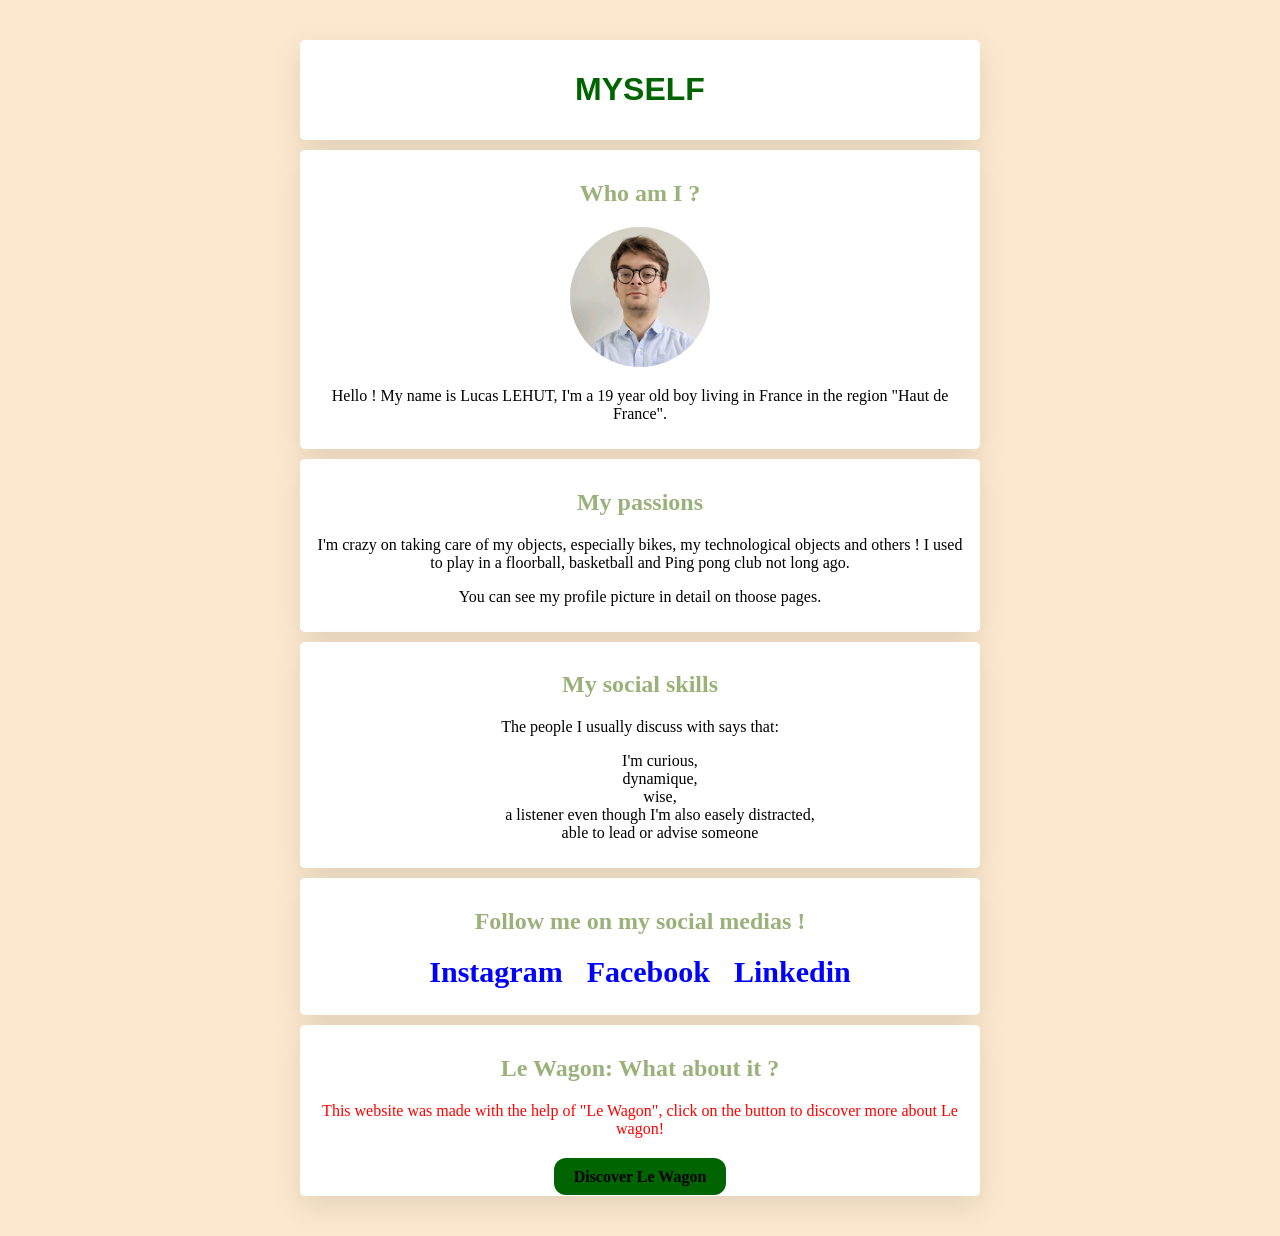
<file: index.html>
<!doctype html>

<html>

	<head>

		<title>Lucas LEHUT's profile</title>
		<meta name="profile" content="This is a profil page">
		<meta charset = "UTF-8">
		<link href="https://fonts.google.com/specimen/Iosevka+Charon+Mono" rel="stylesheet">
		<link rel="stylesheet" href="style.css">

	</head>

	<body>
		<div class="container">
			<div class="white-bloc">
				<h1>MYSELF</h1>
			</div>

			<div class="white-bloc">
				<h2>Who am I ?</h2>

				<img src="profile_picture.jpg" class="image-myself" width=100px alt="Image of Lucas Lehut">

				<p>Hello ! My name is Lucas LEHUT, I'm a 19 year old boy living in France in the region "Haut de France".</p>

			</div>

			<div class="white-bloc">
				<h2>My passions</h2>

				<p>I'm crazy on taking care of my objects, especially bikes, my technological objects and others ! I used to play in a floorball, basketball and Ping pong club not long ago.</p>

				<p>You can see my profile picture in detail on thoose pages.</p>
			</div>

			<div class="white-bloc">
				<h2>My social skills</h2>

				<p>The people I usually discuss with says that:

					<ul class="basic-list">
						<li>I'm curious,</li>
						<li>dynamique,</li>
						<li>wise,</li> 
						<li>a listener even though I'm also easely distracted,</li>
						<li>able to lead or advise someone</li>
					</ul>
			</div>

			<div class="white-bloc">
				<h2>Follow me on my social medias !</h2>
				<ul class="list-horizontal">
					<li>
						<a href="https://www.instagram.com/lcs_lht/" class="button" target="blank">Instagram</a>
					</li>

					<li>
						<a href="https://www.facebook.com/profile.php?id=100088106523966" class="button" target="blank">Facebook</a>
					</li>

					<li>
						<a href="https://www.linkedin.com/in/lucas-lehut-625415374/" class="button" target="blank">Linkedin</a>
					</li>
				</ul>
			</div>

			<div class="white-bloc" id="end" style="color: red;">

				<h2>Le Wagon: What about it ?</h2>

				<p>This website was made with the help of "Le Wagon", click on the button to discover more about Le wagon!</p>

				<a class="boutton" href="https://www.lewagon.com/fr" target="_blank" >Discover Le Wagon</a>

			</div>

		</div>

	</body>

</html>
</file>
<file: style.css>
/*font-size: 30 px;line-heigh:1.6;letter-spacing: 10 px;	font-weigh: light;*/


body{
	background-color: rgb(251, 232, 206);
}

h1      {
	color: darkgreen;
	font-family: Helvetica;
}

h2 {
	color: rgb(154, 177, 122);
	font-family: Iosevka Charon Mono;
	font-size: 400;
}
a {
	text-decoration: none;
	color:blue;
	font-weight: bold;
	transition: color 0.3s ease;
}
a:hover {
	color: darkseagreen;
}


/* design with classes*/

.container {
    width: 700px;
    margin: 40px auto;
    text-align: center;
}

.white-bloc {
	background-color: white;
	margin: 10px;
	padding: 10px;
	box-shadow: 0px 10px 30px rgba(0,0,0,0.1);
	border-radius: 5px;
}

.pres {
	color: red;
}

.image-myself {
	border-radius: 50%;
	width: 140px;
	height: auto;
}

.boutton {
	padding: 10px 20px;
	margin: 20px auto;
	color: black;
	background-color: darkgreen;
	border-radius: 12px;
	margin-bottom: 20px;
}
.boutton:hover {
	background-color: blue;
	color: white;
}

.basic-list li{
	list-style: none;
	padding-left: 0px;
}

.list-horizontal {
	list-style: none;
	padding-left: 0px;
}

.list-horizontal li {
	display: inline;
	padding: 10px;
}

.list-horizontal a {
	font-size: 30px;
}

#end p {
	margin-bottom: 30px;
}
</file>
